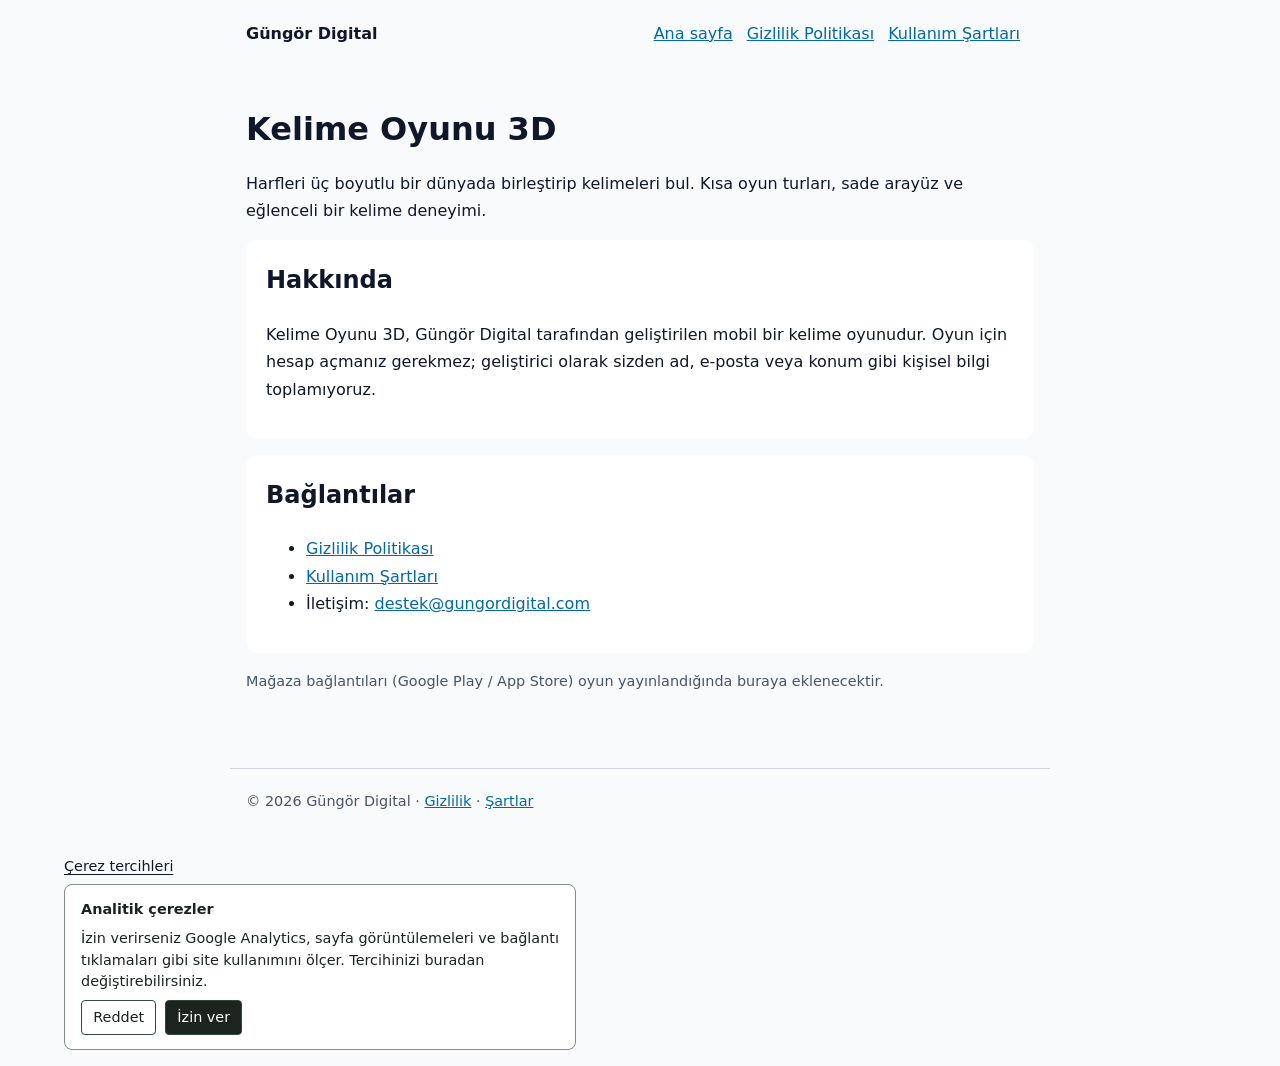
<file: index.html>
<!doctype html>
<html lang="tr"><head><meta charset="utf-8"><meta name="viewport" content="width=device-width,initial-scale=1">
<title>Kelime Oyunu 3D | Güngör Digital</title>
<meta name="description" content="Kelime Oyunu 3D: 3 boyutlu bulmaca ve kelime bulma oyunu. Güngör Digital tarafından geliştirildi.">
<link rel="stylesheet" href="style.css">  <link rel="stylesheet" href="/website-analytics.css">
  <script type="module" src="/website-analytics.js"></script>
</head><body>
<header><strong>Güngör Digital</strong><nav><a href="/">Ana sayfa</a><a href="privacy.html">Gizlilik Politikası</a><a href="terms.html">Kullanım Şartları</a></nav></header>
<main>
<h1>Kelime Oyunu 3D</h1>
<p>Harfleri üç boyutlu bir dünyada birleştirip kelimeleri bul. Kısa oyun turları, sade arayüz ve eğlenceli bir kelime deneyimi.</p>
<div class="card"><h2 style="margin-top:0">Hakkında</h2>
<p>Kelime Oyunu 3D, Güngör Digital tarafından geliştirilen mobil bir kelime oyunudur. Oyun için hesap açmanız gerekmez; geliştirici olarak sizden ad, e-posta veya konum gibi kişisel bilgi toplamıyoruz.</p></div>
<div class="card"><h2 style="margin-top:0">Bağlantılar</h2>
<ul><li><a href="privacy.html">Gizlilik Politikası</a></li><li><a href="terms.html">Kullanım Şartları</a></li><li>İletişim: <a href="mailto:destek@gungordigital.com">destek@gungordigital.com</a></li></ul></div>
<p class="muted">Mağaza bağlantıları (Google Play / App Store) oyun yayınlandığında buraya eklenecektir.</p>
</main>
<footer class="muted">© 2026 Güngör Digital · <a href="privacy.html">Gizlilik</a> · <a href="terms.html">Şartlar</a></footer>
</body></html>
</file>
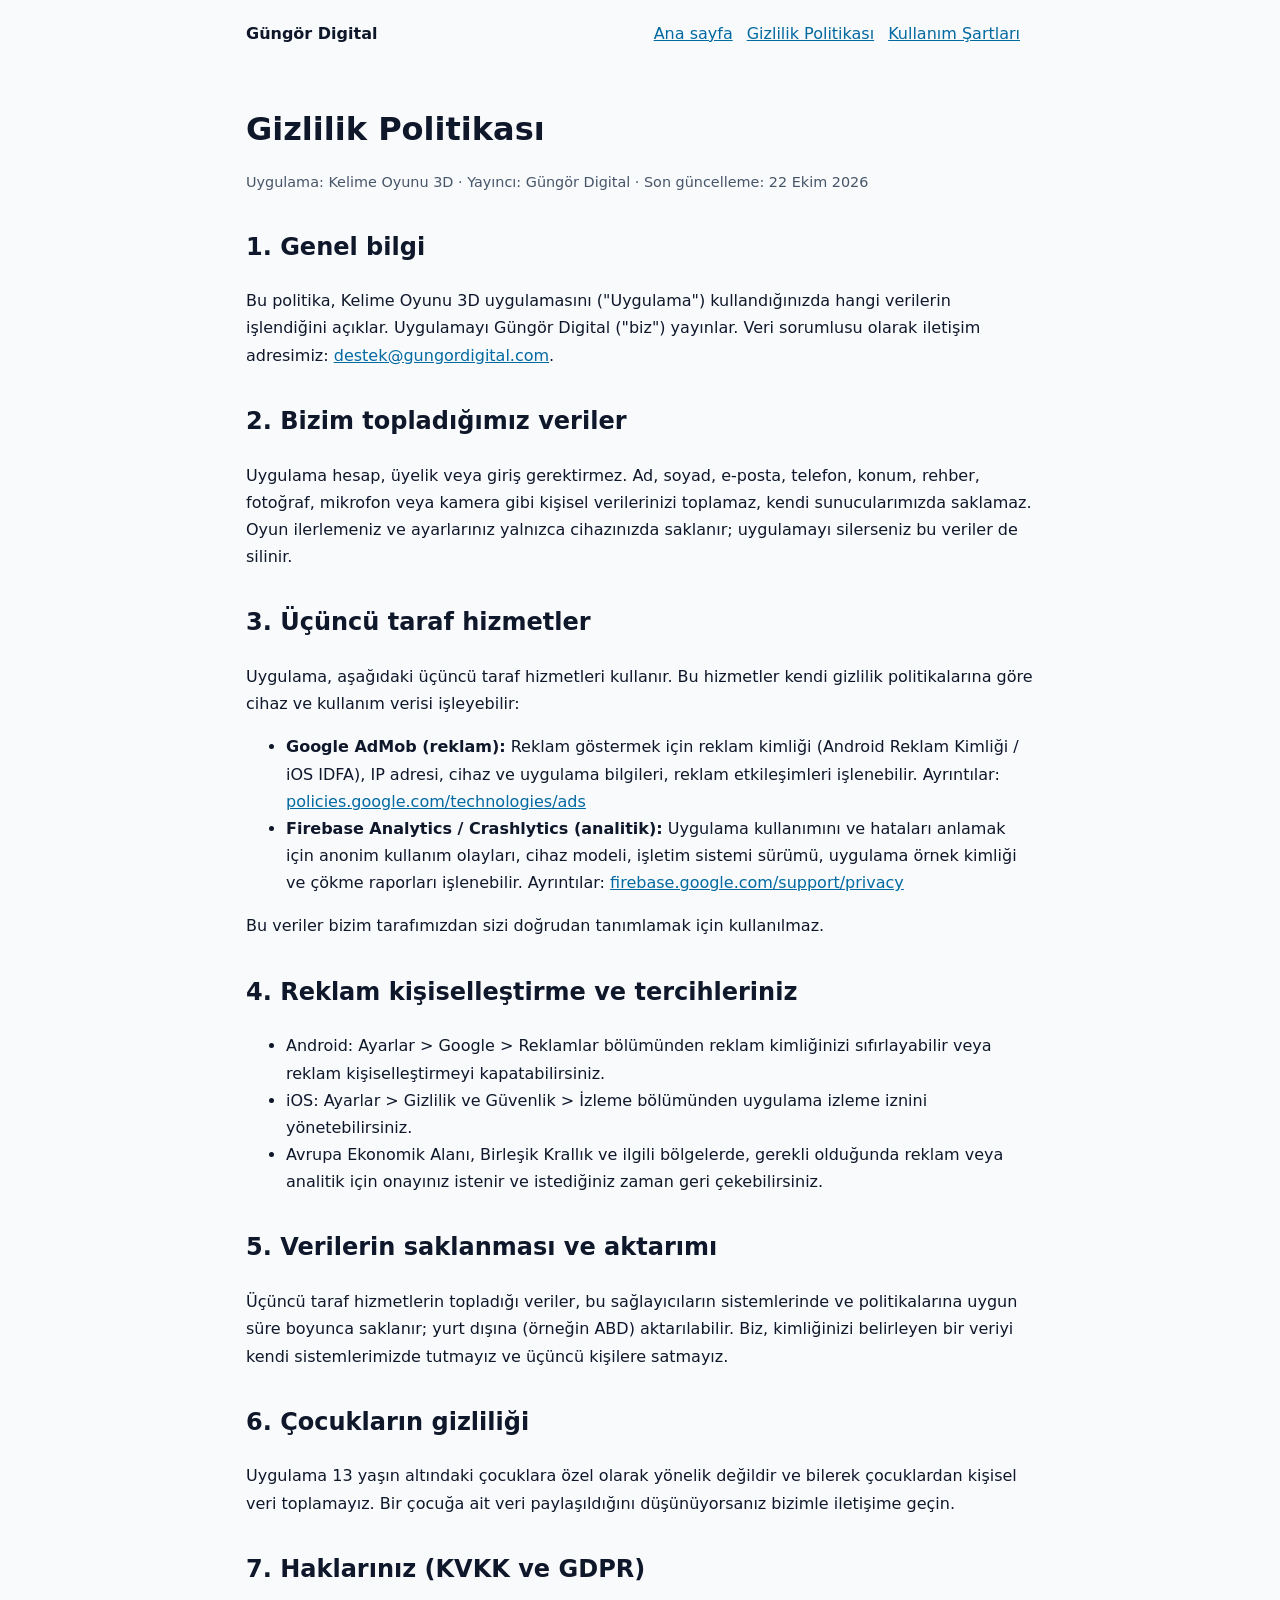
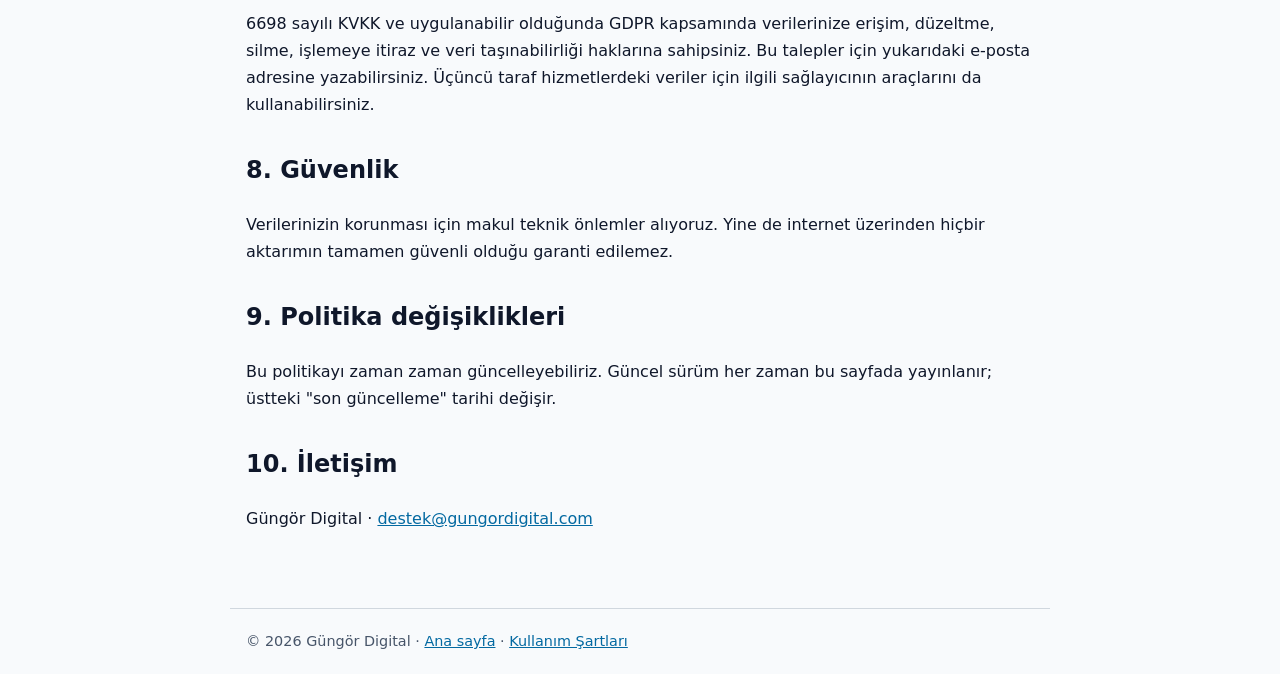
<file: privacy.html>
<!doctype html>
<html lang="tr"><head><meta charset="utf-8"><meta name="viewport" content="width=device-width,initial-scale=1">
<title>Gizlilik Politikası | Kelime Oyunu 3D</title>
<meta name="robots" content="index,follow"><link rel="stylesheet" href="style.css"></head><body>
<header><strong>Güngör Digital</strong><nav><a href="/">Ana sayfa</a><a href="privacy.html">Gizlilik Politikası</a><a href="terms.html">Kullanım Şartları</a></nav></header>
<main>
<h1>Gizlilik Politikası</h1>
<p class="muted">Uygulama: Kelime Oyunu 3D · Yayıncı: Güngör Digital · Son güncelleme: 22 Ekim 2026</p>

<h2>1. Genel bilgi</h2>
<p>Bu politika, Kelime Oyunu 3D uygulamasını ("Uygulama") kullandığınızda hangi verilerin işlendiğini açıklar. Uygulamayı Güngör Digital ("biz") yayınlar. Veri sorumlusu olarak iletişim adresimiz: <a href="mailto:destek@gungordigital.com">destek@gungordigital.com</a>.</p>

<h2>2. Bizim topladığımız veriler</h2>
<p>Uygulama hesap, üyelik veya giriş gerektirmez. Ad, soyad, e-posta, telefon, konum, rehber, fotoğraf, mikrofon veya kamera gibi kişisel verilerinizi toplamaz, kendi sunucularımızda saklamaz. Oyun ilerlemeniz ve ayarlarınız yalnızca cihazınızda saklanır; uygulamayı silerseniz bu veriler de silinir.</p>

<h2>3. Üçüncü taraf hizmetler</h2>
<p>Uygulama, aşağıdaki üçüncü taraf hizmetleri kullanır. Bu hizmetler kendi gizlilik politikalarına göre cihaz ve kullanım verisi işleyebilir:</p>
<ul>
<li><strong>Google AdMob (reklam):</strong> Reklam göstermek için reklam kimliği (Android Reklam Kimliği / iOS IDFA), IP adresi, cihaz ve uygulama bilgileri, reklam etkileşimleri işlenebilir. Ayrıntılar: <a href="https://policies.google.com/technologies/ads">policies.google.com/technologies/ads</a></li>
<li><strong>Firebase Analytics / Crashlytics (analitik):</strong> Uygulama kullanımını ve hataları anlamak için anonim kullanım olayları, cihaz modeli, işletim sistemi sürümü, uygulama örnek kimliği ve çökme raporları işlenebilir. Ayrıntılar: <a href="https://firebase.google.com/support/privacy">firebase.google.com/support/privacy</a></li>
</ul>
<p>Bu veriler bizim tarafımızdan sizi doğrudan tanımlamak için kullanılmaz.</p>

<h2>4. Reklam kişiselleştirme ve tercihleriniz</h2>
<ul>
<li>Android: Ayarlar &gt; Google &gt; Reklamlar bölümünden reklam kimliğinizi sıfırlayabilir veya reklam kişiselleştirmeyi kapatabilirsiniz.</li>
<li>iOS: Ayarlar &gt; Gizlilik ve Güvenlik &gt; İzleme bölümünden uygulama izleme iznini yönetebilirsiniz.</li>
<li>Avrupa Ekonomik Alanı, Birleşik Krallık ve ilgili bölgelerde, gerekli olduğunda reklam veya analitik için onayınız istenir ve istediğiniz zaman geri çekebilirsiniz.</li>
</ul>

<h2>5. Verilerin saklanması ve aktarımı</h2>
<p>Üçüncü taraf hizmetlerin topladığı veriler, bu sağlayıcıların sistemlerinde ve politikalarına uygun süre boyunca saklanır; yurt dışına (örneğin ABD) aktarılabilir. Biz, kimliğinizi belirleyen bir veriyi kendi sistemlerimizde tutmayız ve üçüncü kişilere satmayız.</p>

<h2>6. Çocukların gizliliği</h2>
<p>Uygulama 13 yaşın altındaki çocuklara özel olarak yönelik değildir ve bilerek çocuklardan kişisel veri toplamayız. Bir çocuğa ait veri paylaşıldığını düşünüyorsanız bizimle iletişime geçin.</p>

<h2>7. Haklarınız (KVKK ve GDPR)</h2>
<p>6698 sayılı KVKK ve uygulanabilir olduğunda GDPR kapsamında verilerinize erişim, düzeltme, silme, işlemeye itiraz ve veri taşınabilirliği haklarına sahipsiniz. Bu talepler için yukarıdaki e-posta adresine yazabilirsiniz. Üçüncü taraf hizmetlerdeki veriler için ilgili sağlayıcının araçlarını da kullanabilirsiniz.</p>

<h2>8. Güvenlik</h2>
<p>Verilerinizin korunması için makul teknik önlemler alıyoruz. Yine de internet üzerinden hiçbir aktarımın tamamen güvenli olduğu garanti edilemez.</p>

<h2>9. Politika değişiklikleri</h2>
<p>Bu politikayı zaman zaman güncelleyebiliriz. Güncel sürüm her zaman bu sayfada yayınlanır; üstteki "son güncelleme" tarihi değişir.</p>

<h2>10. İletişim</h2>
<p>Güngör Digital · <a href="mailto:destek@gungordigital.com">destek@gungordigital.com</a></p>
</main>
<footer class="muted">© 2026 Güngör Digital · <a href="/">Ana sayfa</a> · <a href="terms.html">Kullanım Şartları</a></footer>
</body></html>
</file>
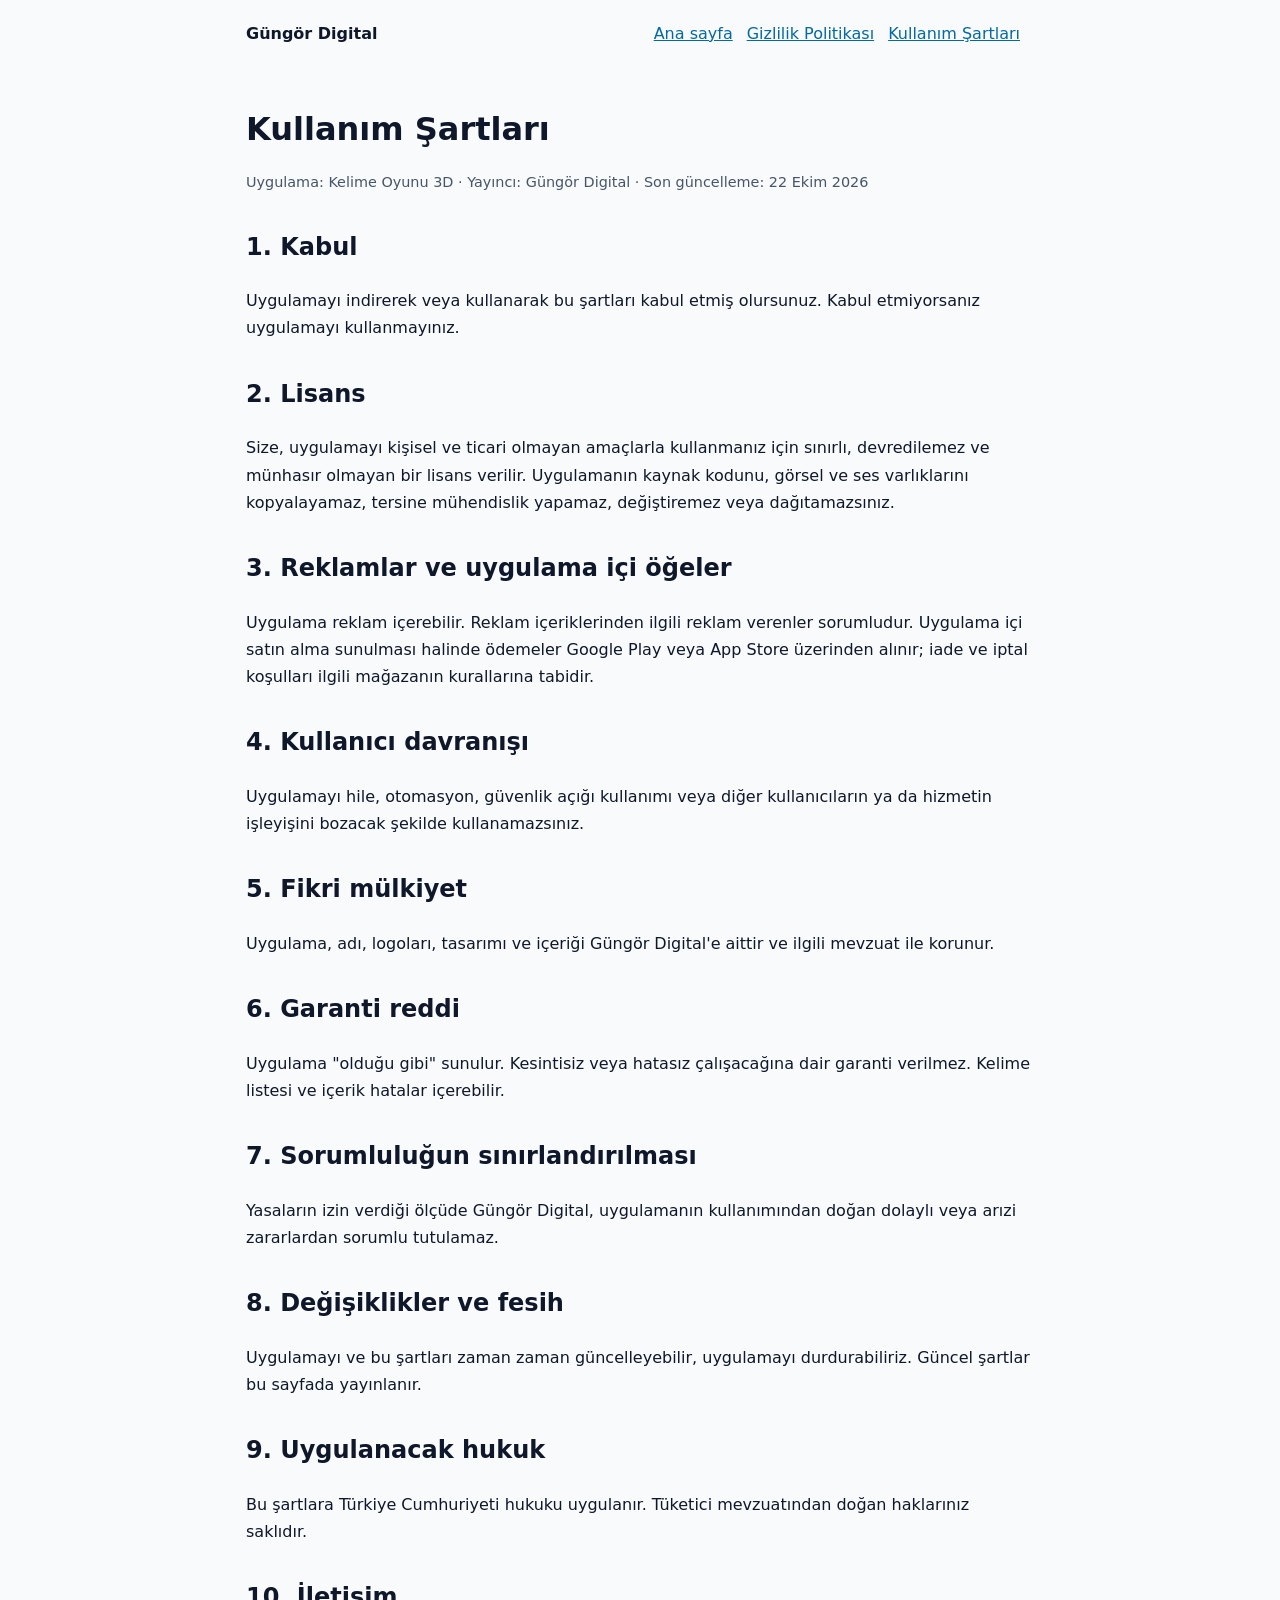
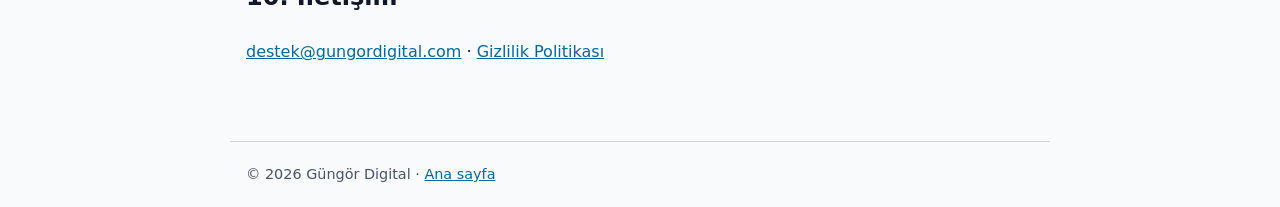
<file: terms.html>
<!doctype html>
<html lang="tr"><head><meta charset="utf-8"><meta name="viewport" content="width=device-width,initial-scale=1">
<title>Kullanım Şartları | Kelime Oyunu 3D</title>
<link rel="stylesheet" href="style.css"></head><body>
<header><strong>Güngör Digital</strong><nav><a href="/">Ana sayfa</a><a href="privacy.html">Gizlilik Politikası</a><a href="terms.html">Kullanım Şartları</a></nav></header>
<main>
<h1>Kullanım Şartları</h1>
<p class="muted">Uygulama: Kelime Oyunu 3D · Yayıncı: Güngör Digital · Son güncelleme: 22 Ekim 2026</p>

<h2>1. Kabul</h2>
<p>Uygulamayı indirerek veya kullanarak bu şartları kabul etmiş olursunuz. Kabul etmiyorsanız uygulamayı kullanmayınız.</p>

<h2>2. Lisans</h2>
<p>Size, uygulamayı kişisel ve ticari olmayan amaçlarla kullanmanız için sınırlı, devredilemez ve münhasır olmayan bir lisans verilir. Uygulamanın kaynak kodunu, görsel ve ses varlıklarını kopyalayamaz, tersine mühendislik yapamaz, değiştiremez veya dağıtamazsınız.</p>

<h2>3. Reklamlar ve uygulama içi öğeler</h2>
<p>Uygulama reklam içerebilir. Reklam içeriklerinden ilgili reklam verenler sorumludur. Uygulama içi satın alma sunulması halinde ödemeler Google Play veya App Store üzerinden alınır; iade ve iptal koşulları ilgili mağazanın kurallarına tabidir.</p>

<h2>4. Kullanıcı davranışı</h2>
<p>Uygulamayı hile, otomasyon, güvenlik açığı kullanımı veya diğer kullanıcıların ya da hizmetin işleyişini bozacak şekilde kullanamazsınız.</p>

<h2>5. Fikri mülkiyet</h2>
<p>Uygulama, adı, logoları, tasarımı ve içeriği Güngör Digital'e aittir ve ilgili mevzuat ile korunur.</p>

<h2>6. Garanti reddi</h2>
<p>Uygulama "olduğu gibi" sunulur. Kesintisiz veya hatasız çalışacağına dair garanti verilmez. Kelime listesi ve içerik hatalar içerebilir.</p>

<h2>7. Sorumluluğun sınırlandırılması</h2>
<p>Yasaların izin verdiği ölçüde Güngör Digital, uygulamanın kullanımından doğan dolaylı veya arızi zararlardan sorumlu tutulamaz.</p>

<h2>8. Değişiklikler ve fesih</h2>
<p>Uygulamayı ve bu şartları zaman zaman güncelleyebilir, uygulamayı durdurabiliriz. Güncel şartlar bu sayfada yayınlanır.</p>

<h2>9. Uygulanacak hukuk</h2>
<p>Bu şartlara Türkiye Cumhuriyeti hukuku uygulanır. Tüketici mevzuatından doğan haklarınız saklıdır.</p>

<h2>10. İletişim</h2>
<p><a href="mailto:destek@gungordigital.com">destek@gungordigital.com</a> · <a href="privacy.html">Gizlilik Politikası</a></p>
</main>
<footer class="muted">© 2026 Güngör Digital · <a href="/">Ana sayfa</a></footer>
</body></html>
</file>
<file: style.css>
:root{--bg:#0f172a;--card:#1e293b;--text:#e2e8f0;--muted:#94a3b8;--accent:#38bdf8}
@media (prefers-color-scheme:light){:root{--bg:#f8fafc;--card:#fff;--text:#0f172a;--muted:#475569;--accent:#0369a1}}
*{box-sizing:border-box}body{margin:0;background:var(--bg);color:var(--text);font:16px/1.7 system-ui,-apple-system,Segoe UI,Roboto,sans-serif}
header,main,footer{max-width:820px;margin:0 auto;padding:20px 16px}
header{display:flex;justify-content:space-between;align-items:center;flex-wrap:wrap;gap:8px}
nav a{margin-right:14px}a{color:var(--accent)}
h1{font-size:2rem;line-height:1.25}h2{margin-top:2rem}
.card{background:var(--card);border-radius:12px;padding:20px;margin:16px 0}
.muted{color:var(--muted);font-size:.9rem}footer{border-top:1px solid #64748b44;margin-top:40px}
</file>
<file: website-analytics.css>
.gd-analytics-settings {
  width: min(90%, 77rem);
  margin: 1rem auto;
  font: .9rem/1.5 system-ui, sans-serif;
  text-align: left;
}
.gd-analytics-settings button {
  font: inherit;
  cursor: pointer;
}
.gd-analytics-toggle {
  background: transparent;
  border: 0;
  color: inherit;
  text-decoration: underline;
  text-underline-offset: .2em;
  padding: .4rem 0;
}
#gd-analytics-panel {
  max-width: 32rem;
  padding: .9rem 1rem;
  background: #fff;
  color: #1c2420;
  border: 1px solid #829085;
  border-radius: .5rem;
}
#gd-analytics-panel p { margin: 0 0 .45rem; }
.gd-analytics-actions { display: flex; flex-wrap: wrap; gap: .55rem; }
.gd-analytics-actions button {
  border: 1px solid #33473a;
  background: #fff;
  color: #1c2420;
  border-radius: .25rem;
  padding: .35rem .7rem;
}
.gd-analytics-actions button[data-choice="granted"] { background: #1c2420; color: #fff; }
</file>
